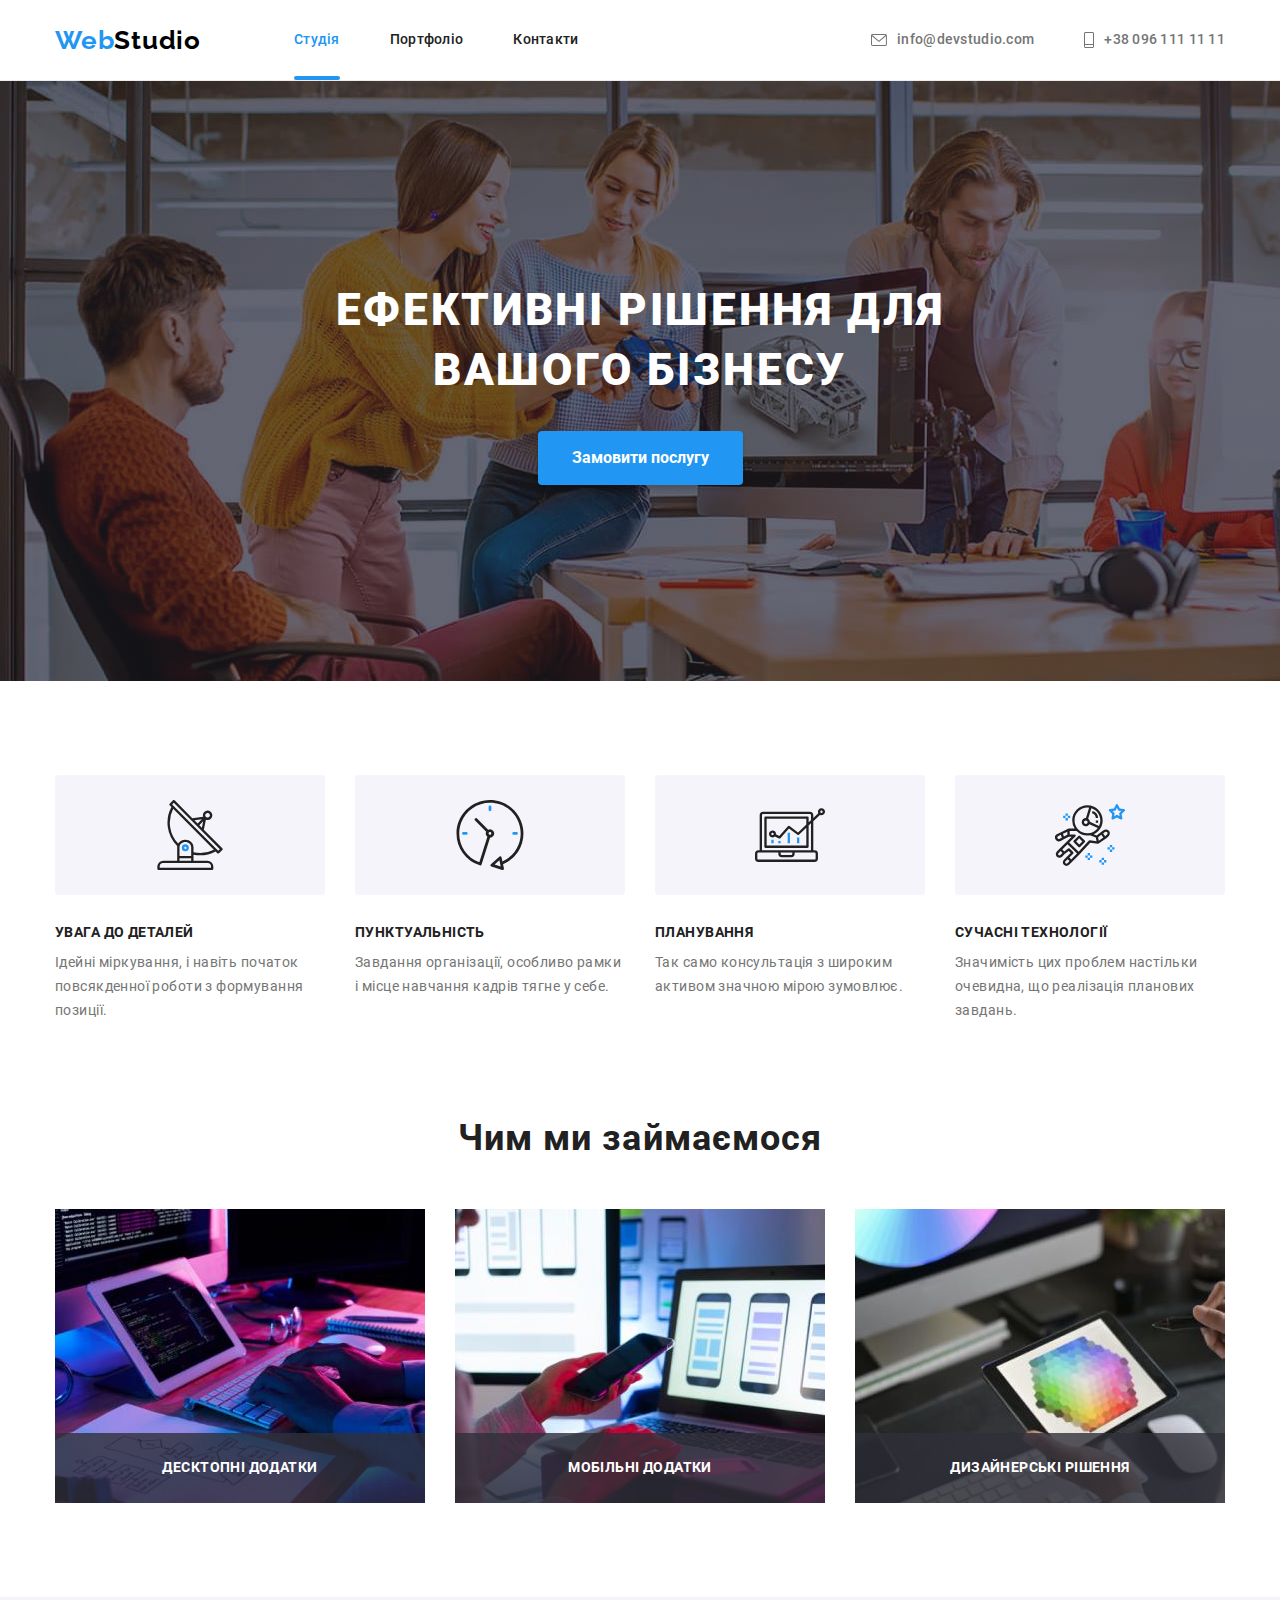
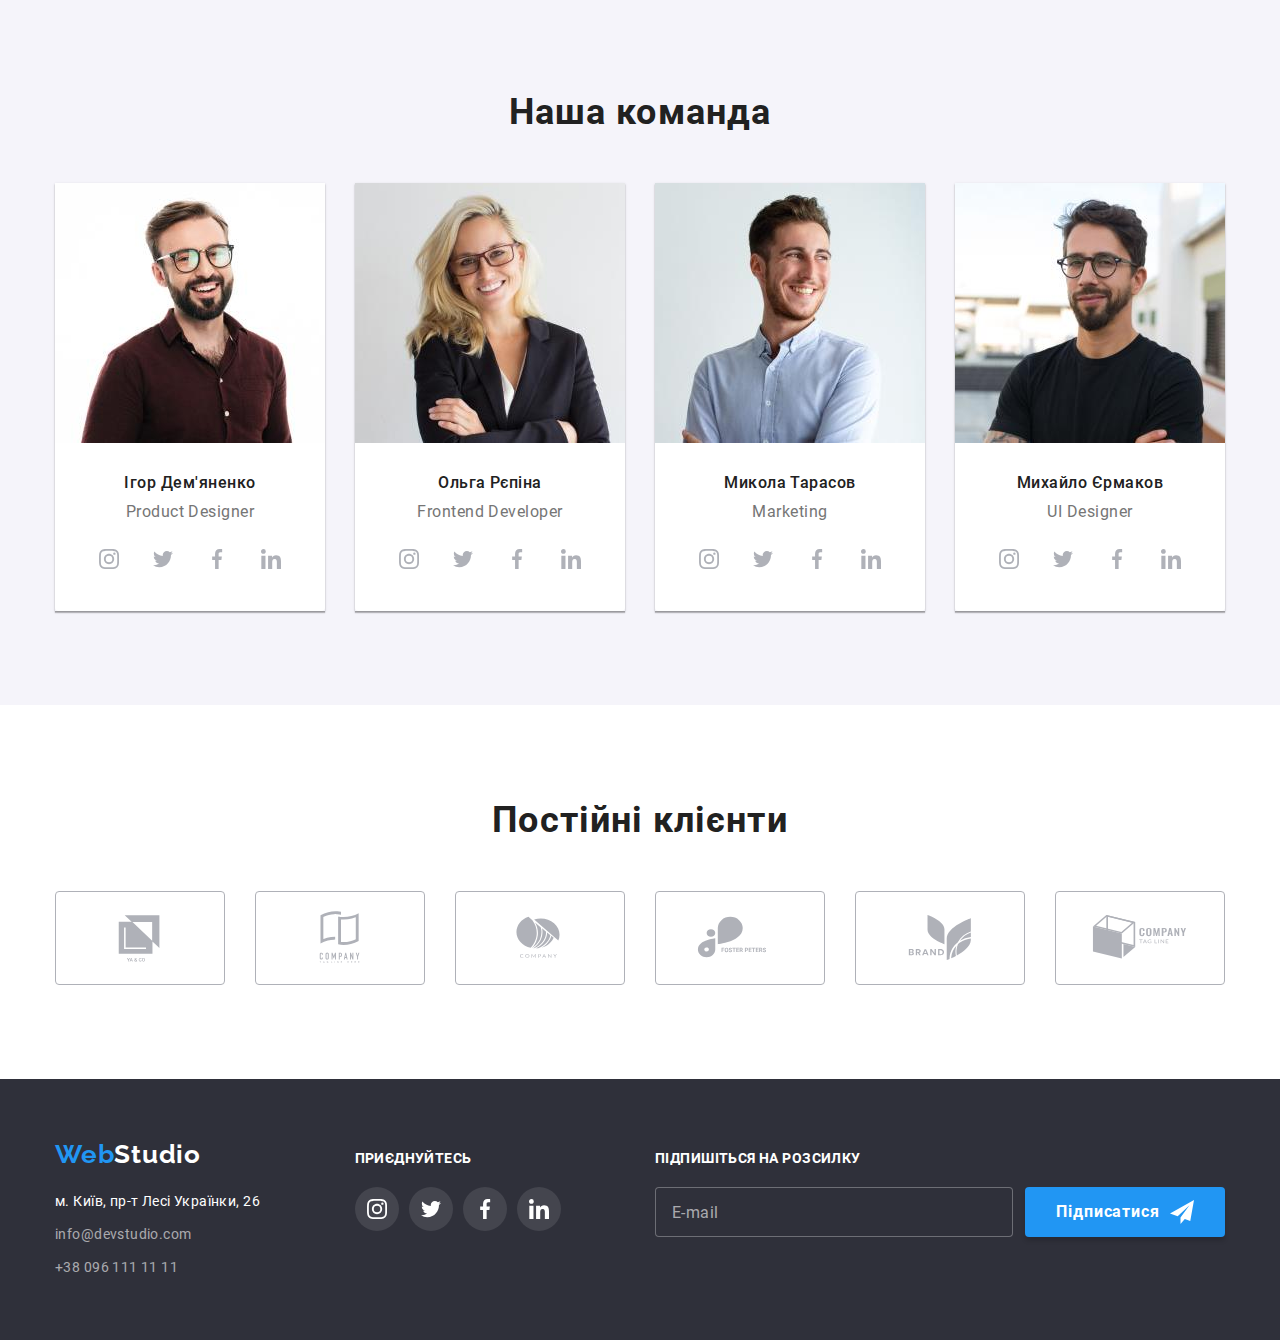
<file: index.html>
<!DOCTYPE html>
<html lang="uk">
  <head>
    <meta charset="UTF-8" />
    <meta http-equiv="X-UA-Compatible" content="IE=edge" />
    <meta name="viewport" content="width=device-width, initial-scale=1.0" />
    <title>Студія</title>

    <!--  Шрифти підключені локально - main.scss

     <link rel="preconnect" href="https://fonts.googleapis.com" />
    <link rel="preconnect" href="https://fonts.gstatic.com" crossorigin />
    <link
      href="https://fonts.googleapis.com/css2?family=Raleway:wght@700&family=Roboto:wght@400;500;700;900&display=swap"
      rel="stylesheet"
    />
    -->

    <!--Нормалайз підключений локально - main.scss

    <link
      rel="stylesheet"
      href="https://cdnjs.cloudflare.com/ajax/libs/modern-normalize/1.1.0/modern-normalize.min.css"
    />
    -->
    <link rel="stylesheet" href="./css/main.min.css" />
  </head>
  <body>
    <header>
      <div class="container header-list">
        <nav class="header-list__nav">
          <a href="./index.html" class="logo"
            >Web<span class="logo logo__part--black">Studio</span></a
          >
          <ul class="header-list__menu">
            <li>
              <a
                href="./index.html"
                class="header-list__item header-list__item--current"
                >Студія</a
              >
            </li>
            <li>
              <a href="./portfolio.html" class="header-list__item">Портфоліо</a>
            </li>
            <li>
              <a href="#" class="header-list__item">Контакти</a>
            </li>
          </ul>
        </nav>
        <ul class="header-list__menu">
          <li>
            <a href="mailto:info@devstudio.com" class="header-list__contact">
              <svg width="16px" height="12px" class="header-list__icon">
                <use href="./images/icons.svg#icon-envelope"></use>
              </svg>
              info@devstudio.com
            </a>
          </li>
          <li>
            <a href="tel:+380961111111" class="header-list__contact">
              <svg width="10px" height="16px" class="header-list__icon">
                <use href="./images/icons.svg#icon-mobile"></use>
              </svg>
              +38 096 111 11 11</a
            >
          </li>
        </ul>
      </div>
    </header>
    <main>
      <section class="hero">
        <div class="container">
          <h1 class="hero__title">Ефективні рішення для вашого бізнесу</h1>
          <button type="button" class="hero__button" data-modal-open>
            Замовити послугу
          </button>
          <div class="backdrop is-hidden" data-modal>
            <div class="modal">
              <div class="modal__close-button" data-modal-close>
                <svg width="11px" height="11px">
                  <use href="./images/icons.svg#icon-close-cross"></use>
                </svg>
              </div>
              <form>
                <p class="form-title">Залиште свої дані, ми вам передзвонимо</p>
                <div class="form-field">
                  <label class="form-field__label" for="user-name">Ім'я</label>
                  <div class="form-field__input">
                    <input
                      class="form-field__style"
                      type="text"
                      id="user-name"
                      name="name"
                    />
                    <svg class="form-field__icon" width="12px" height="12px">
                      <use href="./images/icons.svg#icon-person"></use>
                    </svg>
                  </div>
                </div>
                <div class="form-field">
                  <label class="form-field__label" for="user-tel"
                    >Телефон</label
                  >
                  <div class="form-field__input">
                    <input
                      class="form-field__style"
                      type="tel"
                      id="user-tel"
                      name="tel"
                    />
                    <svg class="form-field__icon" width="13px" height="13px">
                      <use href="./images/icons.svg#icon-telephone"></use>
                    </svg>
                  </div>
                </div>
                <div class="form-field">
                  <label class="form-field__label" for="user-email"
                    >Пошта</label
                  >
                  <div class="form-field__input">
                    <input
                      class="form-field__style"
                      type="email"
                      id="user-email"
                      name="email"
                    />
                    <svg class="form-field__icon" width="15px" height="12px">
                      <use href="./images/icons.svg#icon-envelope-2"></use>
                    </svg>
                  </div>
                </div>
                <div class="form-field-area">
                  <label class="form-field-area__label" for="feedback"
                    >Коментар</label
                  >
                  <textarea
                    class="form-field-area__style"
                    id="feedback"
                    placeholder="Введіть текст"
                    name="user-text"
                  ></textarea>
                </div>
                <label class="checkbox-label">
                  <input
                    class="checkbox-label__input"
                    type="checkbox"
                    name="confirm-box"
                  />
                  <span class="checkbox-label__icon"></span>
                  Погоджуюся з розсилкою та приймаю
                  <a href="#" class="checkbox-label__terms">Умови договору</a>
                </label>
                <button type="Submit" class="form-button">Відправити</button>
              </form>
            </div>
          </div>
        </div>
      </section>
      <section class="advant">
        <div class="container">
          <h2 class="visually-hidden">Особливості</h2>
          <ul class="advant__items">
            <li>
              <div class="advant__card">
                <svg width="70px" height="70px">
                  <use href="./images/icons.svg#icon-antenna"></use>
                </svg>
              </div>
              <h3 class="advant__title">Увага до деталей</h3>
              <p class="advant__description">
                Ідейні міркування, і навіть початок повсякденної роботи з
                формування позиції.
              </p>
            </li>
            <li>
              <div class="advant__card">
                <svg width="70px" height="70px">
                  <use href="./images/icons.svg#icon-clock"></use>
                </svg>
              </div>
              <h3 class="advant__title">Пунктуальність</h3>
              <p class="advant__description">
                Завдання організації, особливо рамки і місце навчання кадрів
                тягне у себе.
              </p>
            </li>
            <li>
              <div class="advant__card">
                <svg width="70px" height="70px">
                  <use href="./images/icons.svg#icon-diagram"></use>
                </svg>
              </div>
              <h3 class="advant__title">Планування</h3>
              <p class="advant__description">
                Так само консультація з широким активом значною мірою зумовлює.
              </p>
            </li>
            <li>
              <div class="advant__card">
                <svg width="70px" height="70px">
                  <use href="./images/icons.svg#icon-astronaut"></use>
                </svg>
              </div>
              <h3 class="advant__title">Сучасні технології</h3>
              <p class="advant__description">
                Значимість цих проблем настільки очевидна, що реалізація
                планових завдань.
              </p>
            </li>
          </ul>
        </div>
      </section>
      <section class="section">
        <div class="container">
          <h2 class="section-title">Чим ми займаємося</h2>
          <ul class="services">
            <li>
              <div class="services__card">
                <img
                  src="./images/img-1.jpg"
                  alt="Руки на клавіатурі кодують алгоритм"
                  width="370"
                  height="294"
                />
                <div class="services__plate">
                  <p class="services__name">Десктопні додатки</p>
                </div>
              </div>
            </li>
            <li>
              <div class="services__card">
                <img
                  src="./images/img-2.jpg"
                  alt="Смартфон та ноутбук"
                  width="370"
                  height="294"
                />
                <div class="services__plate">
                  <p class="services__name">Мобільні додатки</p>
                </div>
              </div>
            </li>
            <li>
              <div class="services__card">
                <img
                  src="./images/img-3.jpg"
                  alt="Планшет у руках"
                  width="370"
                  height="294"
                />
                <div class="services__plate">
                  <p class="services__name">Дизайнерські рішення</p>
                </div>
              </div>
            </li>
          </ul>
        </div>
      </section>
      <section class="section team">
        <div class="container">
          <h2 class="section-title">Наша команда</h2>
          <ul class="team__list">
            <li class="team__card">
              <img
                src="./images/igor-demyanenko.jpg"
                alt="Чоловік в окулярах"
                width="270"
                height="260"
              />
              <div class="team__business">
                <h3 class="team__member">Ігор Дем'яненко</h3>
                <p lang="en" class="team__position">Product Designer</p>

                <ul class="social">
                  <li>
                    <a class="social__link" href="#">
                      <svg width="20px" height="20px">
                        <use href="./images/icons.svg#icon-instagram"></use>
                      </svg>
                    </a>
                  </li>
                  <li>
                    <a class="social__link" href="#">
                      <svg width="20px" height="20px">
                        <use href="./images/icons.svg#icon-twitter"></use>
                      </svg>
                    </a>
                  </li>
                  <li>
                    <a class="social__link" href="#">
                      <svg width="20px" height="20px">
                        <use href="./images/icons.svg#icon-facebook"></use>
                      </svg>
                    </a>
                  </li>
                  <li>
                    <a class="social__link" href="#">
                      <svg width="20px" height="20px">
                        <use href="./images/icons.svg#icon-linkedin"></use>
                      </svg>
                    </a>
                  </li>
                </ul>
              </div>
            </li>
            <li class="team__card">
              <img
                src="./images/olga-repina.jpg"
                alt="Жінка в окулярах"
                width="270"
                height="260"
              />
              <div class="team__business">
                <h3 class="team__member">Ольга Рєпіна</h3>
                <p lang="en" class="team__position">Frontend Developer</p>
                <ul class="social">
                  <li>
                    <a class="social__link" href="#">
                      <svg width="20px" height="20px">
                        <use href="./images/icons.svg#icon-instagram"></use>
                      </svg>
                    </a>
                  </li>
                  <li>
                    <a class="social__link" href="#">
                      <svg width="20px" height="20px">
                        <use href="./images/icons.svg#icon-twitter"></use>
                      </svg>
                    </a>
                  </li>
                  <li>
                    <a class="social__link" href="#">
                      <svg width="20px" height="20px">
                        <use href="./images/icons.svg#icon-facebook"></use>
                      </svg>
                    </a>
                  </li>
                  <li>
                    <a class="social__link" href="#">
                      <svg width="20px" height="20px">
                        <use href="./images/icons.svg#icon-linkedin"></use>
                      </svg>
                    </a>
                  </li>
                </ul>
              </div>
            </li>
            <li class="team__card">
              <img
                src="./images/mykola-tarasov.jpg"
                alt="Чоловік усміхається"
                width="270"
                height="260"
              />
              <div class="team__business">
                <h3 class="team__member">Микола Тарасов</h3>
                <p lang="en" class="team__position">Marketing</p>
                <ul class="social">
                  <li>
                    <a class="social__link" href="#">
                      <svg width="20px" height="20px">
                        <use href="./images/icons.svg#icon-instagram"></use>
                      </svg>
                    </a>
                  </li>
                  <li>
                    <a class="social__link" href="#">
                      <svg width="20px" height="20px">
                        <use href="./images/icons.svg#icon-twitter"></use>
                      </svg>
                    </a>
                  </li>
                  <li>
                    <a class="social__link" href="#">
                      <svg width="20px" height="20px">
                        <use href="./images/icons.svg#icon-facebook"></use>
                      </svg>
                    </a>
                  </li>
                  <li>
                    <a class="social__link" href="#">
                      <svg width="20px" height="20px">
                        <use href="./images/icons.svg#icon-linkedin"></use>
                      </svg>
                    </a>
                  </li>
                </ul>
              </div>
            </li>
            <li class="team__card">
              <img
                src="./images/mykhaylo-ermakov.jpg"
                alt="Чоловік в окулярах"
                width="270"
                height="260"
              />
              <div class="team__business">
                <h3 class="team__member">Михайло Єрмаков</h3>
                <p lang="en" class="team__position">UI Designer</p>
                <ul class="social">
                  <li>
                    <a class="social__link" href="#">
                      <svg width="20px" height="20px">
                        <use href="./images/icons.svg#icon-instagram"></use>
                      </svg>
                    </a>
                  </li>
                  <li>
                    <a class="social__link" href="#">
                      <svg width="20px" height="20px">
                        <use href="./images/icons.svg#icon-twitter"></use>
                      </svg>
                    </a>
                  </li>
                  <li>
                    <a class="social__link" href="#">
                      <svg width="20px" height="20px">
                        <use href="./images/icons.svg#icon-facebook"></use>
                      </svg>
                    </a>
                  </li>
                  <li>
                    <a class="social__link" href="#">
                      <svg width="20px" height="20px">
                        <use href="./images/icons.svg#icon-linkedin"></use>
                      </svg>
                    </a>
                  </li>
                </ul>
              </div>
            </li>
          </ul>
        </div>
      </section>
      <section class="section">
        <div class="container">
          <h2 class="section-title">Постійні клієнти</h2>
          <ul class="clients">
            <li>
              <a class="clients__card" href="#">
                <svg width="106px" height="60px">
                  <use href="./images/icons.svg#icon-logo-1"></use>
                </svg>
              </a>
            </li>
            <li>
              <a class="clients__card" href="#">
                <svg width="106px" height="60px">
                  <use href="./images/icons.svg#icon-logo-2"></use>
                </svg>
              </a>
            </li>
            <li>
              <a class="clients__card" href="#">
                <svg width="106px" height="60px">
                  <use href="./images/icons.svg#icon-logo-3"></use>
                </svg>
              </a>
            </li>
            <li>
              <a class="clients__card" href="#">
                <svg width="106px" height="60px">
                  <use href="./images/icons.svg#icon-logo-4"></use>
                </svg>
              </a>
            </li>
            <li>
              <a class="clients__card" href="#">
                <svg width="106px" height="60px">
                  <use href="./images/icons.svg#icon-logo-5"></use>
                </svg>
              </a>
            </li>
            <li>
              <a class="clients__card" href="#">
                <svg width="106px" height="60px">
                  <use href="./images/icons.svg#icon-logo-6"></use>
                </svg>
              </a>
            </li>
          </ul>
        </div>
      </section>
    </main>
    <footer>
      <div class="container footer-group">
        <div>
          <div class="footer-group__logo">
            <a href="./index.html" class="logo"
              >Web<span class="logo logo__part--white">Studio</span></a
            >
          </div>
          <address>
            <ul>
              <li class="address-items">
                <a
                  href="https://goo.gl/maps/CPtrU1FHBa2aNyZL9"
                  target="_blank"
                  rel="noopener noreferrer nofollow"
                  class="address-items__studio"
                  >м. Київ, пр-т Лесі Українки, 26
                </a>
              </li>
              <li class="address-items">
                <a
                  href="mailto:info@devstudio.com"
                  class="address-items__contact"
                  >info@devstudio.com</a
                >
              </li>
              <li>
                <a href="tel:+380961111111" class="address-items__contact"
                  >+38 096 111 11 11</a
                >
              </li>
            </ul>
          </address>
        </div>
        <div>
          <p class="footer-group__title">Приєднуйтесь</p>
          <ul class="footer-group__social">
            <li>
              <a class="footer-group__link" href="#">
                <svg width="20px" height="20px">
                  <use href="./images/icons.svg#icon-instagram"></use>
                </svg>
              </a>
            </li>
            <li>
              <a class="footer-group__link" href="#">
                <svg width="20px" height="20px">
                  <use href="./images/icons.svg#icon-twitter"></use>
                </svg>
              </a>
            </li>
            <li>
              <a class="footer-group__link" href="#">
                <svg width="20px" height="20px">
                  <use href="./images/icons.svg#icon-facebook"></use>
                </svg>
              </a>
            </li>
            <li>
              <a class="footer-group__link" href="#">
                <svg width="20px" height="20px">
                  <use href="./images/icons.svg#icon-linkedin"></use>
                </svg>
              </a>
            </li>
          </ul>
        </div>
        <div>
          <p class="footer-group__title">Підпишіться на розсилку</p>
          <form class="footer-group__subscribe">
            <label for="client-mail" class="visually-hidden">E-mail</label>
            <input
              type="email"
              name="client-mail"
              id="client-mail"
              placeholder="E-mail"
            />
            <button type="submit">
              Підписатися
              <svg width="24px" height="24px">
                <use href="./images/icons.svg#icon-send"></use>
              </svg>
            </button>
          </form>
        </div>
      </div>
    </footer>
    <script src="./js/modal.js"></script>
  </body>
</html>
</file>
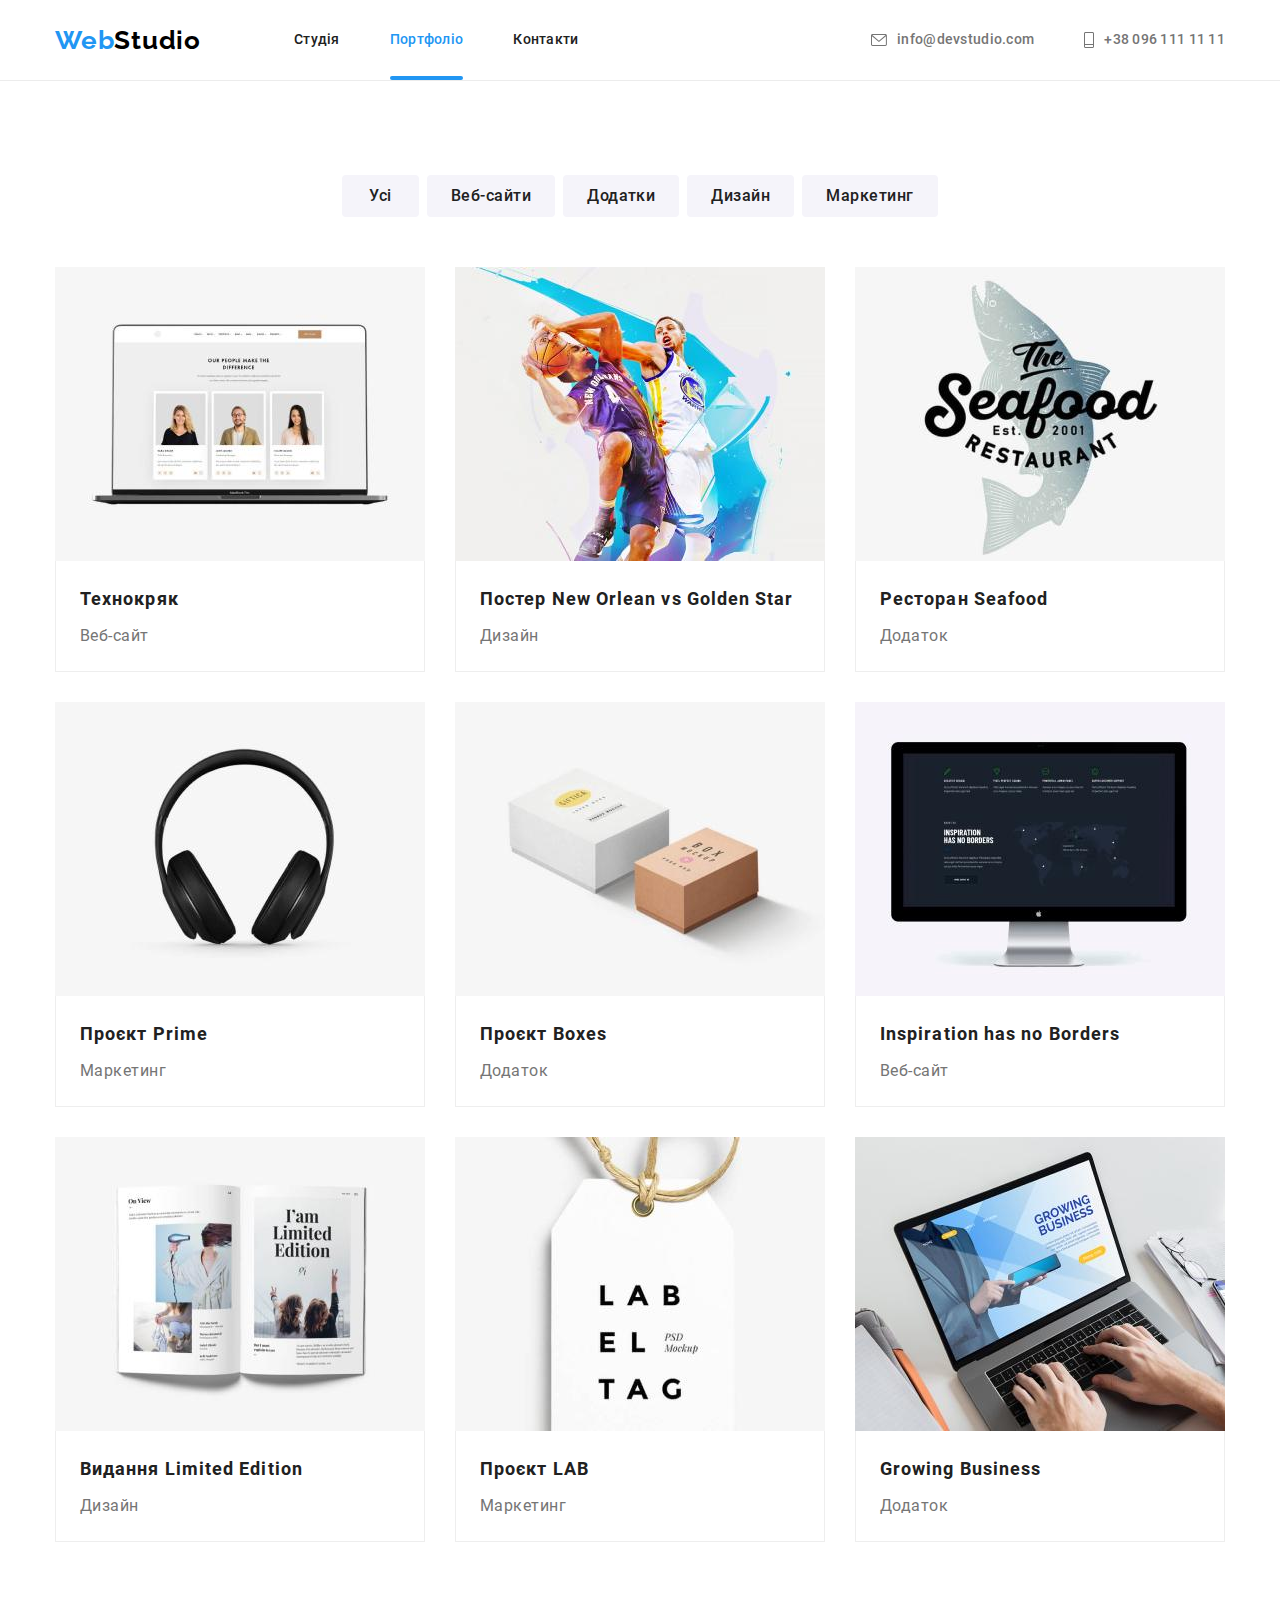
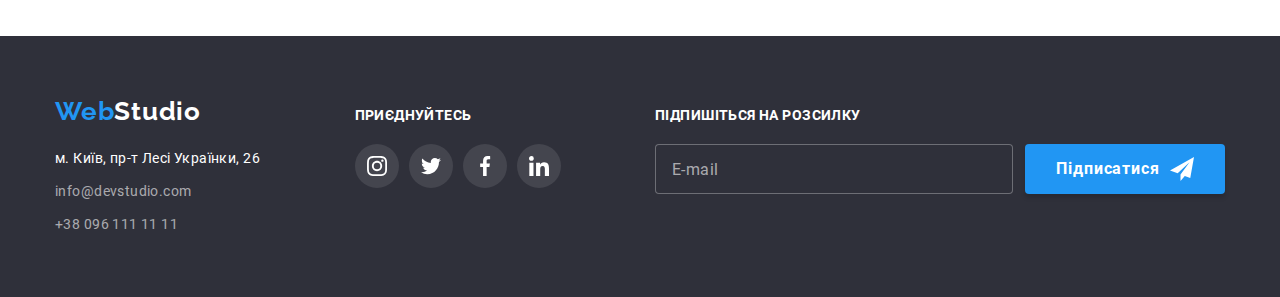
<file: portfolio.html>
<!DOCTYPE html>
<html lang="uk">
  <head>
    <meta charset="UTF-8" />
    <meta http-equiv="X-UA-Compatible" content="IE=edge" />
    <meta name="viewport" content="width=device-width, initial-scale=1.0" />
    <title>Портфоліо</title>

    <!-- Шрифти підключені локально - main.scss

    <link rel="preconnect" href="https://fonts.googleapis.com" />
    <link rel="preconnect" href="https://fonts.gstatic.com" crossorigin />
    <link
      href="https://fonts.googleapis.com/css2?family=Raleway:wght@700&family=Roboto:wght@400;500;700;900&display=swap"
      rel="stylesheet"
    />
    -->

    <!-- Нормалайз підключений локально - main.scss

    <link
      rel="stylesheet"
      href="https://cdnjs.cloudflare.com/ajax/libs/modern-normalize/1.1.0/modern-normalize.min.css"
    />
    -->
    <link rel="stylesheet" href="./css/main.min.css" />
  </head>
  <body>
    <header>
      <div class="container header-list">
        <nav class="header-list__nav">
          <a href="./index.html" class="logo"
            >Web<span class="logo logo__part--black">Studio</span></a
          >
          <ul class="header-list__menu">
            <li>
              <a href="./index.html" class="header-list__item">Студія</a>
            </li>
            <li>
              <a
                href="./portfolio.html"
                class="header-list__item header-list__item--current"
                >Портфоліо</a
              >
            </li>
            <li>
              <a href="#" class="header-list__item">Контакти</a>
            </li>
          </ul>
        </nav>
        <ul class="header-list__menu">
          <li>
            <a href="mailto:info@devstudio.com" class="header-list__contact">
              <svg width="16px" height="12px" class="header-list__icon">
                <use href="./images/icons.svg#icon-envelope"></use>
              </svg>
              info@devstudio.com
            </a>
          </li>
          <li>
            <a href="tel:+380961111111" class="header-list__contact">
              <svg width="10px" height="16px" class="header-list__icon">
                <use href="./images/icons.svg#icon-mobile"></use>
              </svg>
              +38 096 111 11 11</a
            >
          </li>
        </ul>
      </div>
    </header>
    <main>
      <section class="portfolio section">
        <div class="container">
          <h1 class="visually-hidden">Наші роботи</h1>
          <ul class="portfolio__list">
            <li>
              <button class="portfolio__all" type="button">Усі</button>
            </li>
            <li>
              <button class="portfolio__select" type="button">Веб-сайти</button>
            </li>
            <li>
              <button class="portfolio__select" type="button">Додатки</button>
            </li>
            <li>
              <button class="portfolio__select" type="button">Дизайн</button>
            </li>
            <li>
              <button class="portfolio__select" type="button">Маркетинг</button>
            </li>
          </ul>

          <ul class="project">
            <li class="project__item">
              <a class="project__link" href="#">
                <div class="project__image">
                  <img
                    src="./images/portfolio-1.jpg"
                    alt="Люди на моніторі ноутбука"
                    width="370"
                    height="294"
                  />
                  <div class="project__overlay">
                    <p class="project__text">
                      Ресурс пропонує комплексні пропозиції з різним рівнем
                      функціоналу та сервісів. Все це дозволить відвідувачу
                      отримати вичерпні відомості про компанію чи приватну
                      особу.
                    </p>
                  </div>
                </div>
                <div class="project__card">
                  <h2 class="project__name">Технокряк</h2>
                  <p class="project__type">Веб-сайт</p>
                </div>
              </a>
            </li>
            <li class="project__item">
              <a class="project__link" href="#">
                <div class="project__image">
                  <img
                    src="./images/portfolio-2.jpg"
                    alt="Два баскетболісти"
                    width="370"
                    height="294"
                  />
                  <div class="project__overlay">
                    <p class="project__text">
                      Ресурс пропонує комплексні пропозиції з різним рівнем
                      функціоналу та сервісів. Все це дозволить відвідувачу
                      отримати вичерпні відомості про компанію чи приватну
                      особу.
                    </p>
                  </div>
                </div>
                <div class="project__card">
                  <h2 class="project__name">
                    Постер New Orlean vs Golden Star
                  </h2>
                  <p class="project__type">Дизайн</p>
                </div>
              </a>
            </li>
            <li class="project__item">
              <a class="project__link" href="#">
                <div class="project__image">
                  <img
                    src="./images/portfolio-3.jpg"
                    alt="Риба вертикальна"
                    width="370"
                    height="294"
                  />
                  <div class="project__overlay">
                    <p class="project__text">
                      Ресурс пропонує комплексні пропозиції з різним рівнем
                      функціоналу та сервісів. Все це дозволить відвідувачу
                      отримати вичерпні відомості про компанію чи приватну
                      особу.
                    </p>
                  </div>
                </div>
                <div class="project__card">
                  <h2 class="project__name">Ресторан Seafood</h2>
                  <p class="project__type">Додаток</p>
                </div>
              </a>
            </li>
            <li class="project__item">
              <a class="project__link" href="#">
                <div class="project__image">
                  <img
                    src="./images/portfolio-4.jpg"
                    alt="Навушники"
                    width="370"
                    height="294"
                  />
                  <div class="project__overlay">
                    <p class="project__text">
                      Ресурс пропонує комплексні пропозиції з різним рівнем
                      функціоналу та сервісів. Все це дозволить відвідувачу
                      отримати вичерпні відомості про компанію чи приватну
                      особу.
                    </p>
                  </div>
                </div>
                <div class="project__card">
                  <h2 class="project__name">Проєкт Prime</h2>
                  <p class="project__type">Маркетинг</p>
                </div>
              </a>
            </li>
            <li class="project__item">
              <a class="project__link" href="#">
                <div class="project__image">
                  <img
                    src="./images/portfolio-5.jpg"
                    alt="Дві коробки"
                    width="370"
                    height="294"
                  />
                  <div class="project__overlay">
                    <p class="project__text">
                      Ресурс пропонує комплексні пропозиції з різним рівнем
                      функціоналу та сервісів. Все це дозволить відвідувачу
                      отримати вичерпні відомості про компанію чи приватну
                      особу.
                    </p>
                  </div>
                </div>
                <div class="project__card">
                  <h2 class="project__name">Проєкт Boxes</h2>
                  <p class="project__type">Додаток</p>
                </div>
              </a>
            </li>
            <li class="project__item">
              <a class="project__link" href="#">
                <div class="project__image">
                  <img
                    src="./images/portfolio-6.jpg"
                    alt="Монітор"
                    width="370"
                    height="294"
                  />
                  <div class="project__overlay">
                    <p class="project__text">
                      Ресурс пропонує комплексні пропозиції з різним рівнем
                      функціоналу та сервісів. Все це дозволить відвідувачу
                      отримати вичерпні відомості про компанію чи приватну
                      особу.
                    </p>
                  </div>
                </div>
                <div class="project__card">
                  <h2 class="project__name">Inspiration has no Borders</h2>
                  <p class="project__type">Веб-сайт</p>
                </div>
              </a>
            </li>
            <li class="project__item">
              <a class="project__link" href="#">
                <div class="project__image">
                  <img
                    src="./images/portfolio-7.jpg"
                    alt="Розгорнутий журнал"
                    width="370"
                    height="294"
                  />
                  <div class="project__overlay">
                    <p class="project__text">
                      Ресурс пропонує комплексні пропозиції з різним рівнем
                      функціоналу та сервісів. Все це дозволить відвідувачу
                      отримати вичерпні відомості про компанію чи приватну
                      особу.
                    </p>
                  </div>
                </div>
                <div class="project__card">
                  <h2 class="project__name">Видання Limited Edition</h2>
                  <p class="project__type">Дизайн</p>
                </div>
              </a>
            </li>
            <li class="project__item">
              <a class="project__link" href="#">
                <div class="project__image">
                  <img
                    src="./images/portfolio-8.jpg"
                    alt="Етикетка"
                    width="370"
                    height="294"
                  />
                  <div class="project__overlay">
                    <p class="project__text">
                      Ресурс пропонує комплексні пропозиції з різним рівнем
                      функціоналу та сервісів. Все це дозволить відвідувачу
                      отримати вичерпні відомості про компанію чи приватну
                      особу.
                    </p>
                  </div>
                </div>
                <div class="project__card">
                  <h2 class="project__name">Проєкт LAB</h2>
                  <p class="project__type">Маркетинг</p>
                </div>
              </a>
            </li>
            <li class="project__item">
              <a class="project__link" href="#">
                <div class="project__image">
                  <img
                    src="./images/portfolio-9.jpg"
                    alt="Руки на клавіатурі ноутбука"
                    width="370"
                    height="294"
                  />
                  <div class="project__overlay">
                    <p class="project__text">
                      Ресурс пропонує комплексні пропозиції з різним рівнем
                      функціоналу та сервісів. Все це дозволить відвідувачу
                      отримати вичерпні відомості про компанію чи приватну
                      особу.
                    </p>
                  </div>
                </div>
                <div class="project__card">
                  <h2 class="project__name">Growing Business</h2>
                  <p class="project__type">Додаток</p>
                </div>
              </a>
            </li>
          </ul>
        </div>
      </section>
    </main>
    <footer>
      <div class="container footer-group">
        <div>
          <div class="footer-group__logo">
            <a href="./index.html" class="logo"
              >Web<span class="logo logo__part--white">Studio</span></a
            >
          </div>
          <address>
            <ul>
              <li class="address-items">
                <a
                  href="https://goo.gl/maps/CPtrU1FHBa2aNyZL9"
                  target="_blank"
                  rel="noopener noreferrer nofollow"
                  class="address-items__studio"
                  >м. Київ, пр-т Лесі Українки, 26
                </a>
              </li>
              <li class="address-items">
                <a
                  href="mailto:info@devstudio.com"
                  class="address-items__contact"
                  >info@devstudio.com</a
                >
              </li>
              <li>
                <a href="tel:+380961111111" class="address-items__contact"
                  >+38 096 111 11 11</a
                >
              </li>
            </ul>
          </address>
        </div>
        <div>
          <p class="footer-group__title">Приєднуйтесь</p>
          <ul class="footer-group__social">
            <li>
              <a class="footer-group__link" href="#">
                <svg width="20px" height="20px">
                  <use href="./images/icons.svg#icon-instagram"></use>
                </svg>
              </a>
            </li>
            <li>
              <a class="footer-group__link" href="#">
                <svg width="20px" height="20px">
                  <use href="./images/icons.svg#icon-twitter"></use>
                </svg>
              </a>
            </li>
            <li>
              <a class="footer-group__link" href="#">
                <svg width="20px" height="20px">
                  <use href="./images/icons.svg#icon-facebook"></use>
                </svg>
              </a>
            </li>
            <li>
              <a class="footer-group__link" href="#">
                <svg width="20px" height="20px">
                  <use href="./images/icons.svg#icon-linkedin"></use>
                </svg>
              </a>
            </li>
          </ul>
        </div>
        <div class="subscribe-group">
          <p class="footer-group__title">Підпишіться на розсилку</p>
          <form class="footer-group__subscribe">
            <label for="client-mail" class="visually-hidden">E-mail</label>
            <input
              type="email"
              name="client-mail"
              id="client-mail"
              placeholder="E-mail"
            />
            <button type="submit">
              Підписатися
              <svg width="24px" height="24px">
                <use href="./images/icons.svg#icon-send"></use>
              </svg>
            </button>
          </form>
        </div>
      </div>
    </footer>
  </body>
</html>
</file>
<file: css/main.min.css>
/*! modern-normalize v1.1.0 | MIT License | https://github.com/sindresorhus/modern-normalize */*,::after,::before{box-sizing:border-box}html{-moz-tab-size:4;-o-tab-size:4;tab-size:4}html{line-height:1.15;-webkit-text-size-adjust:100%}body{margin:0}body{font-family:system-ui,-apple-system,"Segoe UI",Roboto,Helvetica,Arial,sans-serif,"Apple Color Emoji","Segoe UI Emoji"}hr{height:0;color:inherit}abbr[title]{-webkit-text-decoration:underline dotted;text-decoration:underline dotted}b,strong{font-weight:bolder}code,kbd,pre,samp{font-family:ui-monospace,SFMono-Regular,Consolas,"Liberation Mono",Menlo,monospace;font-size:1em}small{font-size:80%}sub,sup{font-size:75%;line-height:0;position:relative;vertical-align:baseline}sub{bottom:-0.25em}sup{top:-0.5em}table{text-indent:0;border-color:inherit}button,input,optgroup,select,textarea{font-family:inherit;font-size:100%;line-height:1.15;margin:0}button,select{text-transform:none}[type=button],[type=reset],[type=submit],button{-webkit-appearance:button}::-moz-focus-inner{border-style:none;padding:0}:-moz-focusring{outline:1px dotted ButtonText}:-moz-ui-invalid{box-shadow:none}legend{padding:0}progress{vertical-align:baseline}::-webkit-inner-spin-button,::-webkit-outer-spin-button{height:auto}[type=search]{-webkit-appearance:textfield;outline-offset:-2px}::-webkit-search-decoration{-webkit-appearance:none}::-webkit-file-upload-button{-webkit-appearance:button;font:inherit}summary{display:list-item}:root{--primary-back-color: #FFFFFF;--second-back-color: #F5F4FA;--primary-text-color: #757575;--title-text-color: #212121;--contact-text-color: #FFFFFF99;--accent-color: #2196F3;--acent-color-project: #2196F3E5;--hero-color: #2F303A;--hero-gradient: #2F303A66;--services-plate-color: #2F303ACC;--deep-black-color: #000000;--filter-button-color: #F5F4FA;--header-bottom-border-color: #ECECEC;--project-card-border-color: #EEEEEE;--social-net-color: #AFB1B8;--social-net-footer-color: #FFFFFF1A;--backdrop-color: #00000033;--mail-border-color: #FFFFFF4D;--form-comments-color: #75757580}@font-face{font-family:"Raleway";font-style:normal;font-weight:700;src:url("../fonts/raleway-v28-latin_cyrillic-700.eot");src:local(""),url("../fonts/raleway-v28-latin_cyrillic-700.eot?#iefix") format("embedded-opentype"),url("../fonts/raleway-v28-latin_cyrillic-700.woff2") format("woff2"),url("../fonts/raleway-v28-latin_cyrillic-700.woff") format("woff"),url("../fonts/raleway-v28-latin_cyrillic-700.ttf") format("truetype"),url("../fonts/raleway-v28-latin_cyrillic-700.svg#Raleway") format("svg")}@font-face{font-family:"Roboto";font-style:normal;font-weight:400;src:url("../fonts/roboto-v30-latin_cyrillic-regular.eot");src:local(""),url("../fonts/roboto-v30-latin_cyrillic-regular.eot?#iefix") format("embedded-opentype"),url("../fonts/roboto-v30-latin_cyrillic-regular.woff2") format("woff2"),url("../fonts/roboto-v30-latin_cyrillic-regular.woff") format("woff"),url("../fonts/roboto-v30-latin_cyrillic-regular.ttf") format("truetype"),url("../fonts/roboto-v30-latin_cyrillic-regular.svg#Roboto") format("svg")}@font-face{font-family:"Roboto";font-style:normal;font-weight:500;src:url("../fonts/roboto-v30-latin_cyrillic-500.eot");src:local(""),url("../fonts/roboto-v30-latin_cyrillic-500.eot?#iefix") format("embedded-opentype"),url("../fonts/roboto-v30-latin_cyrillic-500.woff2") format("woff2"),url("../fonts/roboto-v30-latin_cyrillic-500.woff") format("woff"),url("../fonts/roboto-v30-latin_cyrillic-500.ttf") format("truetype"),url("../fonts/roboto-v30-latin_cyrillic-500.svg#Roboto") format("svg")}@font-face{font-family:"Roboto";font-style:normal;font-weight:700;src:url("../fonts/roboto-v30-latin_cyrillic-700.eot");src:local(""),url("../fonts/roboto-v30-latin_cyrillic-700.eot?#iefix") format("embedded-opentype"),url("../fonts/roboto-v30-latin_cyrillic-700.woff2") format("woff2"),url("../fonts/roboto-v30-latin_cyrillic-700.woff") format("woff"),url("../fonts/roboto-v30-latin_cyrillic-700.ttf") format("truetype"),url("../fonts/roboto-v30-latin_cyrillic-700.svg#Roboto") format("svg")}@font-face{font-family:"Roboto";font-style:normal;font-weight:900;src:url("../fonts/roboto-v30-latin_cyrillic-900.eot");src:local(""),url("../fonts/roboto-v30-latin_cyrillic-900.eot?#iefix") format("embedded-opentype"),url("../fonts/roboto-v30-latin_cyrillic-900.woff2") format("woff2"),url("../fonts/roboto-v30-latin_cyrillic-900.woff") format("woff"),url("../fonts/roboto-v30-latin_cyrillic-900.ttf") format("truetype"),url("../fonts/roboto-v30-latin_cyrillic-900.svg#Roboto") format("svg")}.visually-hidden{position:absolute;white-space:nowrap;width:1px;height:1px;overflow:hidden;border:0;padding:0;clip:rect(0 0 0 0);-webkit-clip-path:inset(50%);clip-path:inset(50%);margin:-1px}img{display:block;max-width:100%;height:auto}ul{list-style:none}button{cursor:pointer}.section{padding:94px 0}.container{width:100%;max-width:1200px;margin:0 auto;padding:0 15px}h1,h2,h3,h4,h5,h6,p,ul{margin:0;padding:0}body{color:var(--primary-text-color);background-color:var(--primary-back-color);font-family:Roboto,sans-serif}.logo{color:var(--accent-color);font-family:Raleway;font-weight:700;font-size:26px;line-height:1.19;letter-spacing:.03em;text-decoration:none}.logo__part--black{color:var(--deep-black-color)}.logo__part--white{color:var(--primary-back-color)}header{border-bottom:1px solid var(--header-bottom-border-color)}.header-list{display:flex;justify-content:space-between}.header-list__nav{display:flex;align-items:center}.header-list__menu{display:flex;gap:50px;margin-left:93px}.header-list__item{display:block;position:relative;font-weight:500;font-size:14px;line-height:1.14;letter-spacing:.02em;text-decoration:none;padding:32px 0;color:var(--title-text-color);transition:color 250ms cubic-bezier(0.4, 0, 0.2, 1)}.header-list__item:hover,.header-list__item:focus{color:var(--accent-color)}.header-list__item--current{color:var(--accent-color)}.header-list__item--current::after{display:block;width:100%;height:4px;border-radius:2px;content:"";position:absolute;left:0;bottom:0;background:currentColor}.header-list__icon{display:flex;margin-right:10px;align-items:center;justify-content:center}.header-list__contact{display:flex;font-weight:500;font-size:14px;line-height:1.14;letter-spacing:.02em;text-decoration:none;padding:32px 0;color:var(--primary-text-color);align-items:center;fill:var(--primary-text-color);transition:color 250ms,fill 250ms cubic-bezier(0.4, 0, 0.2, 1)}.header-list__contact:hover,.header-list__contact:focus{color:var(--accent-color);fill:currentColor}.hero{background-color:var(--hero-color);text-align:center;padding-top:200px;padding-bottom:200px;background-image:linear-gradient(to right, var(--hero-gradient), var(--hero-gradient)),url("../images/hero-team.jpg");max-width:1600px;height:600px;margin-left:auto;margin-right:auto}.hero__title{font-weight:900;font-size:44px;line-height:1.36;letter-spacing:.06em;text-transform:uppercase;color:var(--primary-back-color);max-width:696px;margin:0 auto 30px}.hero__button{font-family:inherit;background:var(--accent-color);color:var(--primary-back-color);font-weight:700;font-size:16px;line-height:1.87;padding:10px 32px;border-radius:4px;border-color:rgba(0,0,0,0);box-shadow:0px 4px 4px rgba(0,0,0,.15)}.backdrop{position:fixed;width:100%;height:100%;top:0;left:0;background-color:var(--backdrop-color);opacity:1;visibility:visible;transition:visibility 250ms,opacity 250ms cubic-bezier(0.4, 0, 0.2, 1)}.backdrop.is-hidden{visibility:hidden;opacity:0;pointer-events:none}.backdrop.is-hidden .modal{transform:translate(-50%, -50%) scale(0.9)}.modal{position:absolute;width:528px;height:581px;border-radius:4px;top:50%;left:50%;background-color:var(--primary-back-color);box-shadow:0px 1px 3px rgba(0,0,0,.12),0px 1px 1px rgba(0,0,0,.14),0px 2px 1px rgba(0,0,0,.2);transform:translate(-50%, -50%) scale(1);transition:transform 250ms cubic-bezier(0.4, 0, 0.2, 1);padding:40px 40px}.modal__close-button{display:flex;position:absolute;top:8px;right:8px;width:30px;height:30px;border:1px solid rgba(0,0,0,.1);border-radius:50%;justify-content:center;align-items:center;background:var(--primary-back-color);fill:var(--deep-black-color);transition:fill 250ms cubic-bezier(0.4, 0, 0.2, 1)}.modal__close-button:hover{fill:var(--accent-color);cursor:pointer}.form-title{font-family:"Roboto";font-weight:700;font-size:20px;line-height:1.15;letter-spacing:.03em;color:var(--title-text-color);margin-bottom:12px}.form-field{display:flex;flex-direction:column;margin-bottom:10px;text-align:left}.form-field__label{font-weight:400;font-size:12px;line-height:1.17;letter-spacing:.01em;color:var(--primary-text-color);margin-bottom:4px}.form-field__input{position:relative}.form-field__input:focus-within .form-field__icon{fill:var(--accent-color)}.form-field__style{height:40px;width:100%;border:1px solid rgba(33,33,33,.2);border-radius:4px;padding:0px 32px;outline:none;transition:border-color 250ms cubic-bezier(0.4, 0, 0.2, 1)}.form-field__style:focus{border-color:var(--accent-color)}.form-field__icon{position:absolute;top:50%;transform:translateY(-50%);left:15px;transition:fill 250ms cubic-bezier(0.4, 0, 0.2, 1)}.form-field-area{display:flex;flex-direction:column;margin-bottom:20px;text-align:left}.form-field-area:focus-within .form-field-area__style::-moz-placeholder{color:var(--accent-color)}.form-field-area:focus-within .form-field-area__style:-ms-input-placeholder{color:var(--accent-color)}.form-field-area:focus-within .form-field-area__style::placeholder{color:var(--accent-color)}.form-field-area__label{font-weight:400;font-size:12px;line-height:1.17;letter-spacing:.01em;color:var(--primary-text-color);margin-bottom:4px}.form-field-area__style{height:120px;width:100%;border:1px solid rgba(33,33,33,.2);border-radius:4px;padding:12px 16px;resize:none;outline:none;transition:border-color 250ms cubic-bezier(0.4, 0, 0.2, 1)}.form-field-area__style::-moz-placeholder{font-weight:400;font-size:12px;line-height:1.17;letter-spacing:.01em;color:var(--form-comments-color);-moz-transition:color 250ms cubic-bezier(0.4, 0, 0.2, 1);transition:color 250ms cubic-bezier(0.4, 0, 0.2, 1)}.form-field-area__style:-ms-input-placeholder{font-weight:400;font-size:12px;line-height:1.17;letter-spacing:.01em;color:var(--form-comments-color);-ms-transition:color 250ms cubic-bezier(0.4, 0, 0.2, 1);transition:color 250ms cubic-bezier(0.4, 0, 0.2, 1)}.form-field-area__style::placeholder{font-weight:400;font-size:12px;line-height:1.17;letter-spacing:.01em;color:var(--form-comments-color);transition:color 250ms cubic-bezier(0.4, 0, 0.2, 1)}.form-field-area__style:focus{border-color:var(--accent-color)}.checkbox-label{display:flex;align-items:center;justify-content:center;gap:7px;margin-bottom:30px;font-weight:400;font-size:14px;line-height:1.71;letter-spacing:.03em;color:var(--primary-text-color)}.checkbox-label__input{-webkit-appearance:none;-moz-appearance:none;appearance:none}.checkbox-label__input:checked+.checkbox-label__icon{background-color:var(--accent-color);background-image:url("../images/check.svg");background-size:contain;border-color:var(--accent-color);background-position:center;background-repeat:no-repeat}.checkbox-label__icon{display:inline-block;width:16px;height:15px;border:2px solid #212121;border-radius:2px;transition:background-color 250ms,border-color 250ms cubic-bezier(0.4, 0, 0.2, 1)}.checkbox-label__terms{font-weight:400;font-size:14px;line-height:1.71;letter-spacing:.03em;color:var(--accent-color)}.form-button{font-family:Roboto;background:var(--accent-color);color:var(--primary-back-color);border-color:rgba(0,0,0,0);font-weight:700;font-size:16px;line-height:1.8;letter-spacing:.06em;box-shadow:0px 4px 4px rgba(0,0,0,.15);border-radius:4px;padding:9px 52px}.advant{padding:94px 0 0 0}.advant__items{display:flex;gap:30px;padding:0 0}.advant__card{display:flex;background-color:var(--filter-button-color);max-width:270px;height:120px;margin-bottom:30px;border-radius:4px;align-items:center;justify-content:center}.advant__title{font-weight:700;font-size:14px;line-height:1.14;letter-spacing:.03em;text-transform:uppercase;color:var(--title-text-color);margin-bottom:10px}.advant__description{font-size:14px;line-height:1.71;letter-spacing:.03em;max-width:270px}.section-title{font-weight:700;font-size:36px;line-height:1.17;letter-spacing:.03em;color:var(--title-text-color);margin-bottom:50px;text-align:center}.services{padding:0 0;display:flex;gap:30px}.services__card{position:relative;z-index:-1}.services__plate{display:flex;position:absolute;width:100%;height:70px;bottom:0;justify-content:center;align-items:center;background-color:var(--services-plate-color)}.services__name{font-weight:700;font-size:14px;line-height:1.14;letter-spacing:.03em;text-transform:uppercase;color:var(--primary-back-color)}.team{background-color:var(--second-back-color)}.team__list{display:flex;gap:30px;padding:0 0}.team__card{box-shadow:0px 1px 3px rgba(0,0,0,.12),0px 1px 1px rgba(0,0,0,.14),0px 2px 1px rgba(0,0,0,.2)}.team__business{background:var(--primary-back-color);padding-top:30px;padding-bottom:30px;border-radius:0px 0px 4px 4px}.team__member{font-weight:500;font-size:16px;line-height:1.19;letter-spacing:.03em;color:var(--title-text-color);text-align:center;margin-bottom:10px}.team__position{font-size:16px;line-height:1.19;letter-spacing:.03em;text-align:center;margin-bottom:16px}.social{display:flex;gap:10px;justify-content:center}.social__link{display:flex;width:44px;height:44px;border-radius:50%;justify-content:center;align-items:center;fill:var(--social-net-color);transition:fill 250ms,background-color 250ms cubic-bezier(0.4, 0, 0.2, 1)}.social__link:hover,.social__link:focus{fill:var(--primary-back-color);background-color:var(--accent-color)}.clients{display:flex;fill:var(--social-net-color);gap:30px;justify-content:center}.clients__card{display:flex;width:170px;height:94px;justify-content:center;align-items:center;border:1px solid var(--social-net-color);fill:var(--social-net-color);border-radius:4px;transition:fill 250ms,border-color 250ms cubic-bezier(0.4, 0, 0.2, 1)}.clients__card:hover,.clients__card:focus{fill:var(--accent-color);border-color:var(--accent-color)}footer{background-color:var(--hero-color);padding-top:60px;padding-bottom:60px}.footer-group{display:flex;align-items:baseline;justify-content:space-between}.footer-group__logo{margin-bottom:20px}.address-items{margin-bottom:9px}.address-items__studio{font-size:14px;line-height:1.71;letter-spacing:.03em;text-decoration:none;font-style:normal;color:var(--primary-back-color);margin-bottom:0px;transition:color 250ms cubic-bezier(0.4, 0, 0.2, 1)}.address-items__studio:hover,.address-items__studio:focus{color:var(--accent-color)}.address-items__contact{font-size:14px;line-height:1.71;letter-spacing:.03em;text-decoration:none;font-style:normal;color:var(--contact-text-color);transition:color 250ms cubic-bezier(0.4, 0, 0.2, 1)}.address-items__contact:hover,.address-items__contact:focus{color:var(--accent-color)}.footer-group__title{font-weight:700;font-size:14px;line-height:1.14;letter-spacing:.03em;text-transform:uppercase;color:var(--primary-back-color);margin-bottom:20px}.footer-group__social{display:flex;gap:10px;justify-content:center}.footer-group__link{display:flex;width:44px;height:44px;border-radius:50%;justify-content:center;align-items:center;background-color:var(--social-net-footer-color);fill:var(--primary-back-color);transition:background-color 250ms cubic-bezier(0.4, 0, 0.2, 1)}.footer-group__link:hover,.footer-group__link:focus{background-color:var(--accent-color)}.footer-group__subscribe{display:flex;align-items:center;justify-content:flex-start}.footer-group__subscribe input{width:358px;height:50px;border:1px solid var(--mail-border-color);border-radius:4px;background:var(--hero-color);color:var(--contact-text-color);padding-left:16px;outline:none;transition:border-color 250ms cubic-bezier(0.4, 0, 0.2, 1)}.footer-group__subscribe input::-moz-placeholder{color:var(--contact-text-color);font-weight:400;font-size:16px;line-height:1.25;letter-spacing:.03em}.footer-group__subscribe input:-ms-input-placeholder{color:var(--contact-text-color);font-weight:400;font-size:16px;line-height:1.25;letter-spacing:.03em}.footer-group__subscribe input::placeholder{color:var(--contact-text-color);font-weight:400;font-size:16px;line-height:1.25;letter-spacing:.03em}.footer-group__subscribe input:focus{border-color:var(--accent-color)}.footer-group__subscribe button{display:flex;font-family:Roboto;background:var(--accent-color);color:var(--primary-back-color);fill:var(--primary-back-color);width:200px;height:50px;font-weight:700;font-size:16px;line-height:1.87;letter-spacing:.06em;margin-left:12px;padding:0px 0px;align-items:center;justify-content:center;gap:10px;border-radius:4px;border-color:rgba(0,0,0,0);box-shadow:0px 4px 4px rgba(0,0,0,.15)}.portfolio button{font-family:inherit;background:var(--filter-button-color);color:var(--title-text-color);font-weight:500;font-size:16px;line-height:1.62;letter-spacing:.03em;border-radius:4px;border-color:rgba(0,0,0,0);transition:color 250ms,background-color 250ms,box-shadow 250ms cubic-bezier(0.4, 0, 0.2, 1)}.portfolio button:hover,.portfolio button:focus{background:var(--accent-color);color:var(--primary-back-color);box-shadow:0px 3px 1px rgba(0,0,0,.1),0px 1px 2px rgba(0,0,0,.08),0px 2px 2px rgba(0,0,0,.12)}.portfolio__list{display:flex;justify-content:center;gap:8px;margin-bottom:50px}.portfolio__all{padding:6px 25px}.portfolio__select{padding:6px 22px}.project{padding:0;display:flex;flex-wrap:wrap;gap:30px}.project__link{display:block;text-decoration:none;transition:box-shadow 250ms cubic-bezier(0.4, 0, 0.2, 1)}.project__link:hover .project__overlay{transform:translateY(0)}.project__link:hover{box-shadow:0px 1px 1px rgba(0,0,0,.12),0px 4px 4px rgba(0,0,0,.06),1px 4px 6px rgba(0,0,0,.16)}.project__link:focus .project__overlay{transform:translateY(0)}.project__link:focus{box-shadow:0px 1px 1px rgba(0,0,0,.12),0px 4px 4px rgba(0,0,0,.06),1px 4px 6px rgba(0,0,0,.16)}.project__image{position:relative;overflow:hidden}.project__overlay{display:block;position:absolute;top:0;left:0;width:100%;height:294px;background-color:var(--acent-color-project);transform:translateY(100%);transition:transform 250ms cubic-bezier(0.4, 0, 0.2, 1)}.project__text{padding:63px 24px;font-weight:400;font-size:18px;line-height:1.56;letter-spacing:.03em;color:var(--primary-back-color)}.project__card{max-width:370px;border-right:1px solid var(--project-card-border-color);border-bottom:1px solid var(--project-card-border-color);border-left:1px solid var(--project-card-border-color);padding:20px 24px}.project__name{font-weight:700;font-size:18px;line-height:2;letter-spacing:.06em;color:var(--title-text-color);margin-bottom:4px}.project__type{font-size:16px;line-height:1.88;letter-spacing:.03em;color:var(--primary-text-color)}/*# sourceMappingURL=main.min.css.map */
</file>
